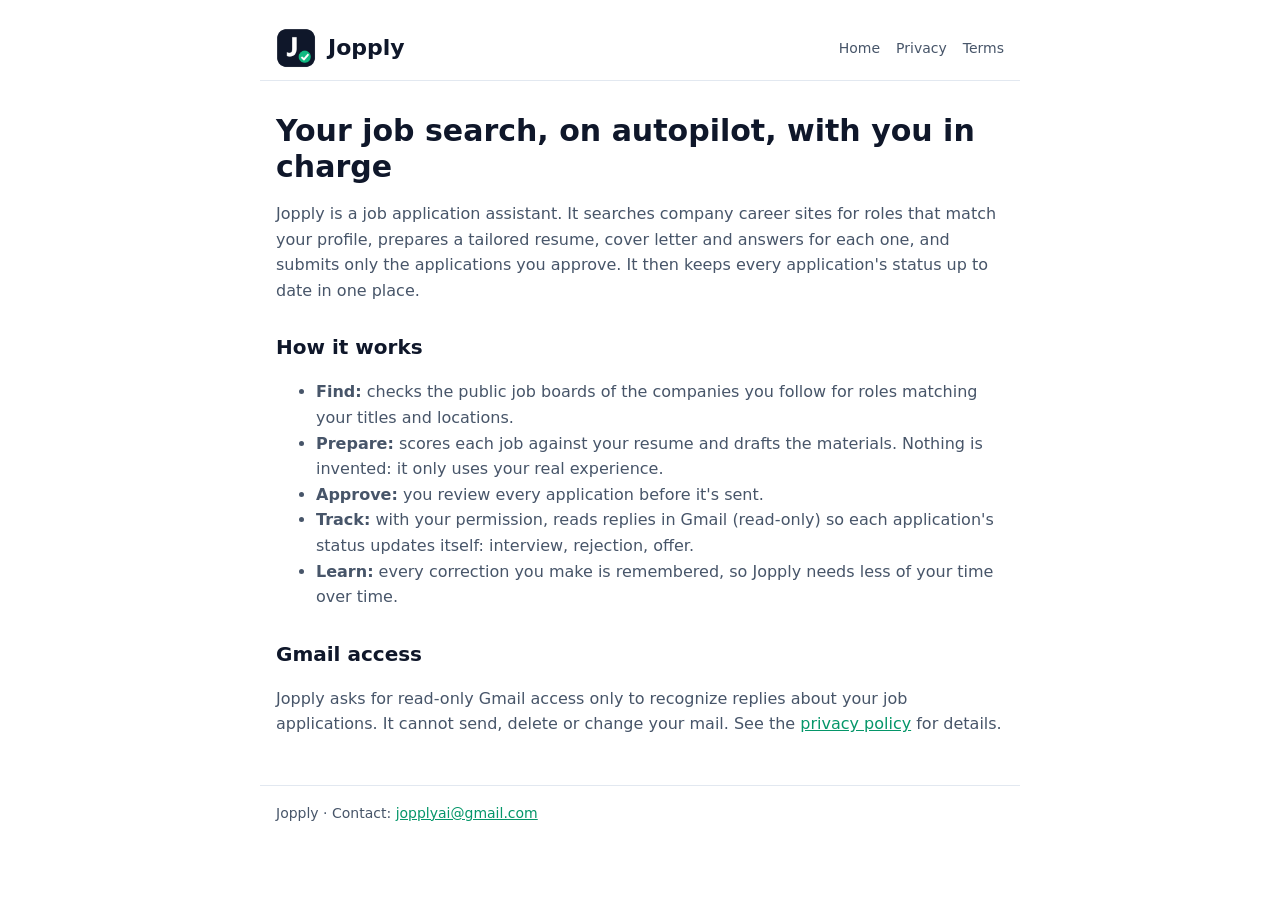
<file: index.html>
<!doctype html><html lang="en"><head><meta charset="utf-8"><meta name="viewport" content="width=device-width, initial-scale=1"><link rel="icon" href="favicon.ico"><link rel="stylesheet" href="style.css"><title>Jopply</title><meta name="description" content="Jopply finds jobs that fit your profile, prepares tailored applications for your approval, and tracks replies."></head><body>
<header><img src="logo.png" alt=""><a href="./">Jopply</a><nav><a href="./">Home</a><a href="privacy.html">Privacy</a><a href="terms.html">Terms</a></nav></header><main>
<h1>Your job search, on autopilot, with you in charge</h1>
<p>Jopply is a job application assistant. It searches company career sites for roles that match your profile, prepares a tailored resume, cover letter and answers for each one, and submits only the applications you approve. It then keeps every application's status up to date in one place.</p>
<h2>How it works</h2>
<ul>
<li><b>Find:</b> checks the public job boards of the companies you follow for roles matching your titles and locations.</li>
<li><b>Prepare:</b> scores each job against your resume and drafts the materials. Nothing is invented: it only uses your real experience.</li>
<li><b>Approve:</b> you review every application before it's sent.</li>
<li><b>Track:</b> with your permission, reads replies in Gmail (read-only) so each application's status updates itself: interview, rejection, offer.</li>
<li><b>Learn:</b> every correction you make is remembered, so Jopply needs less of your time over time.</li>
</ul>
<h2>Gmail access</h2>
<p>Jopply asks for read-only Gmail access only to recognize replies about your job applications. It cannot send, delete or change your mail. See the <a href="privacy.html">privacy policy</a> for details.</p>
</main>
<footer>Jopply · Contact: <a href="mailto:jopplyai@gmail.com">jopplyai@gmail.com</a></footer></body></html>
</file>
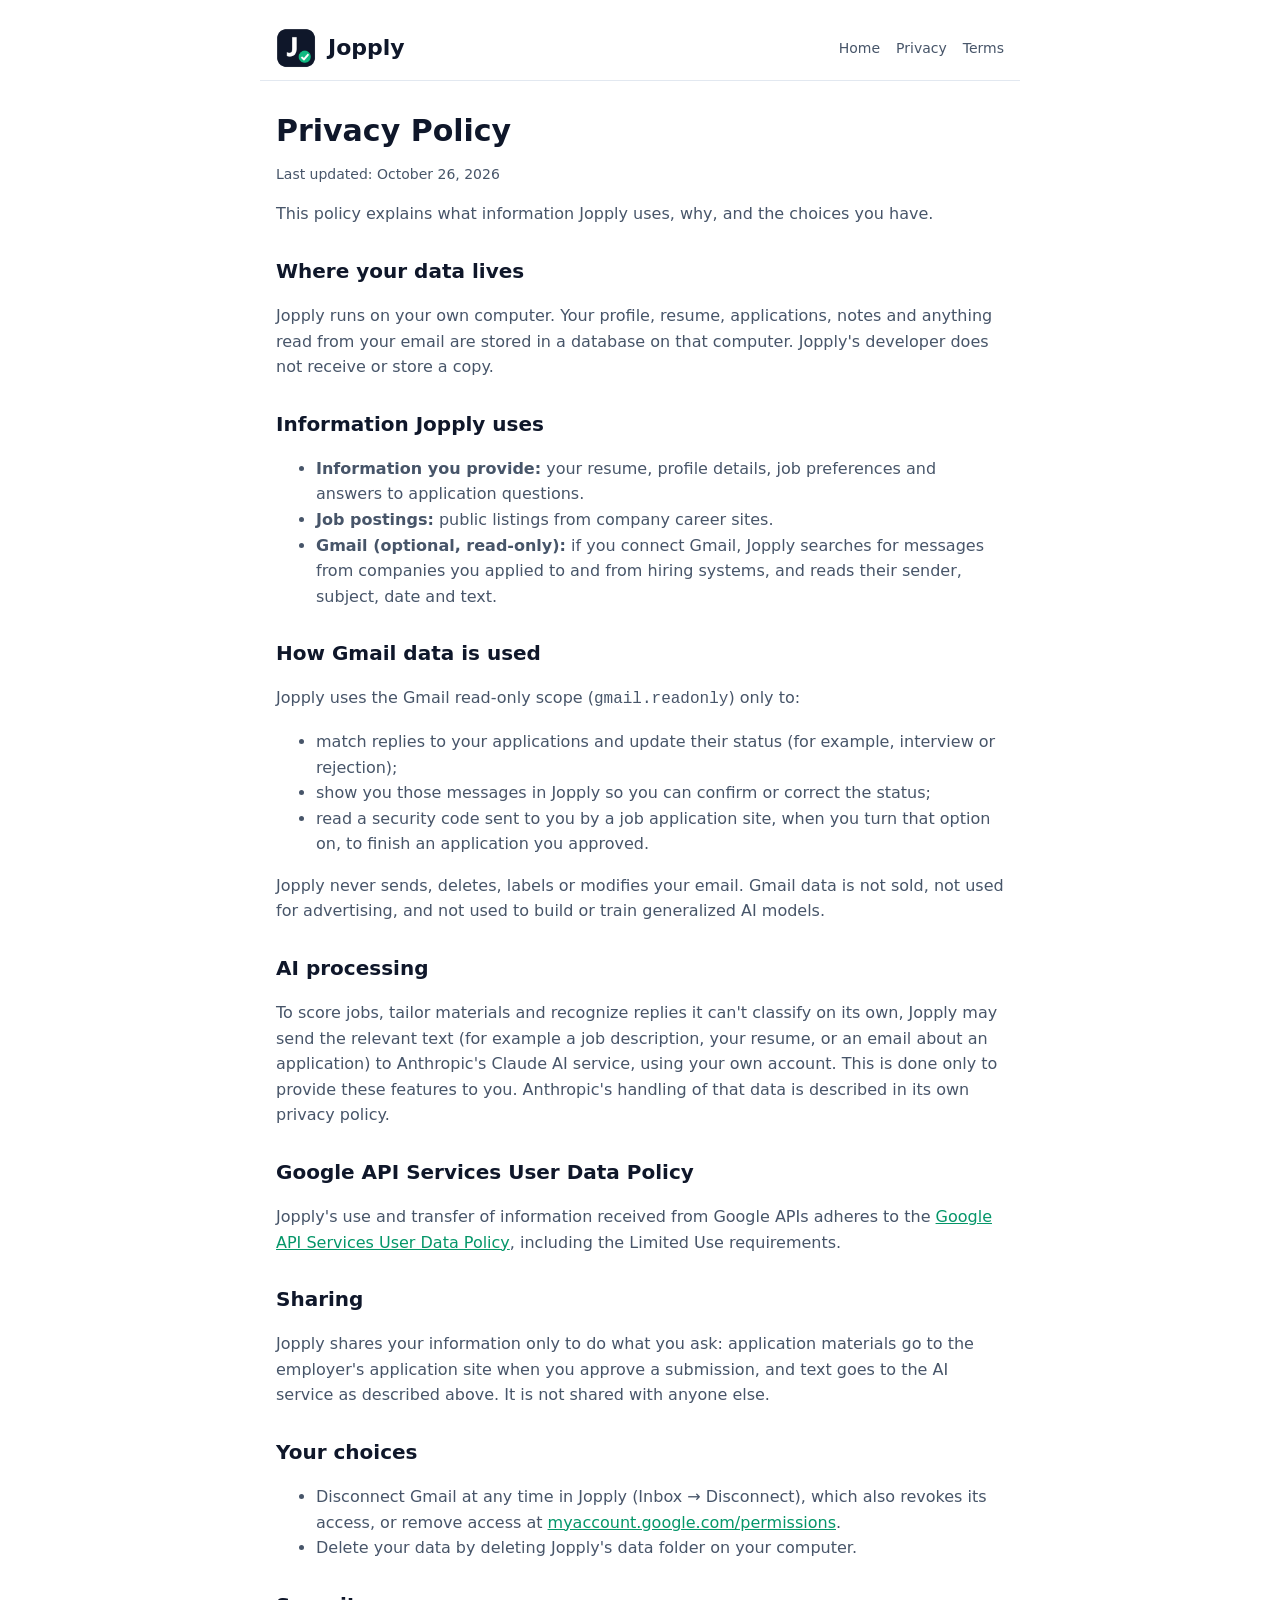
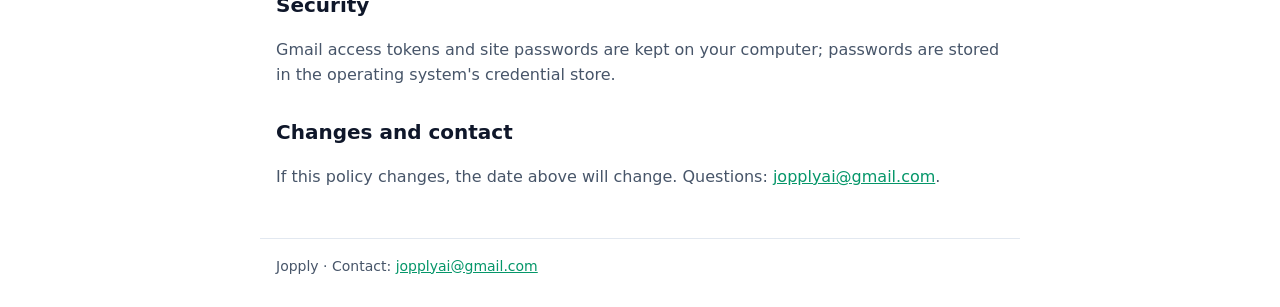
<file: privacy.html>
<!doctype html><html lang="en"><head><meta charset="utf-8"><meta name="viewport" content="width=device-width, initial-scale=1"><link rel="icon" href="favicon.ico"><link rel="stylesheet" href="style.css"><title>Privacy Policy · Jopply</title></head><body>
<header><img src="logo.png" alt=""><a href="./">Jopply</a><nav><a href="./">Home</a><a href="privacy.html">Privacy</a><a href="terms.html">Terms</a></nav></header><main>
<h1>Privacy Policy</h1>
<p class="updated">Last updated: October 26, 2026</p>
<p>This policy explains what information Jopply uses, why, and the choices you have.</p>
<h2>Where your data lives</h2>
<p>Jopply runs on your own computer. Your profile, resume, applications, notes and anything read from your email are stored in a database on that computer. Jopply's developer does not receive or store a copy.</p>
<h2>Information Jopply uses</h2>
<ul>
<li><b>Information you provide:</b> your resume, profile details, job preferences and answers to application questions.</li>
<li><b>Job postings:</b> public listings from company career sites.</li>
<li><b>Gmail (optional, read-only):</b> if you connect Gmail, Jopply searches for messages from companies you applied to and from hiring systems, and reads their sender, subject, date and text.</li>
</ul>
<h2>How Gmail data is used</h2>
<p>Jopply uses the Gmail read-only scope (<code>gmail.readonly</code>) only to:</p>
<ul>
<li>match replies to your applications and update their status (for example, interview or rejection);</li>
<li>show you those messages in Jopply so you can confirm or correct the status;</li>
<li>read a security code sent to you by a job application site, when you turn that option on, to finish an application you approved.</li>
</ul>
<p>Jopply never sends, deletes, labels or modifies your email. Gmail data is not sold, not used for advertising, and not used to build or train generalized AI models.</p>
<h2>AI processing</h2>
<p>To score jobs, tailor materials and recognize replies it can't classify on its own, Jopply may send the relevant text (for example a job description, your resume, or an email about an application) to Anthropic's Claude AI service, using your own account. This is done only to provide these features to you. Anthropic's handling of that data is described in its own privacy policy.</p>
<h2>Google API Services User Data Policy</h2>
<p>Jopply's use and transfer of information received from Google APIs adheres to the <a href="https://developers.google.com/terms/api-services-user-data-policy">Google API Services User Data Policy</a>, including the Limited Use requirements.</p>
<h2>Sharing</h2>
<p>Jopply shares your information only to do what you ask: application materials go to the employer's application site when you approve a submission, and text goes to the AI service as described above. It is not shared with anyone else.</p>
<h2>Your choices</h2>
<ul>
<li>Disconnect Gmail at any time in Jopply (Inbox → Disconnect), which also revokes its access, or remove access at <a href="https://myaccount.google.com/permissions">myaccount.google.com/permissions</a>.</li>
<li>Delete your data by deleting Jopply's data folder on your computer.</li>
</ul>
<h2>Security</h2>
<p>Gmail access tokens and site passwords are kept on your computer; passwords are stored in the operating system's credential store.</p>
<h2>Changes and contact</h2>
<p>If this policy changes, the date above will change. Questions: <a href="mailto:jopplyai@gmail.com">jopplyai@gmail.com</a>.</p>
</main>
<footer>Jopply · Contact: <a href="mailto:jopplyai@gmail.com">jopplyai@gmail.com</a></footer></body></html>
</file>
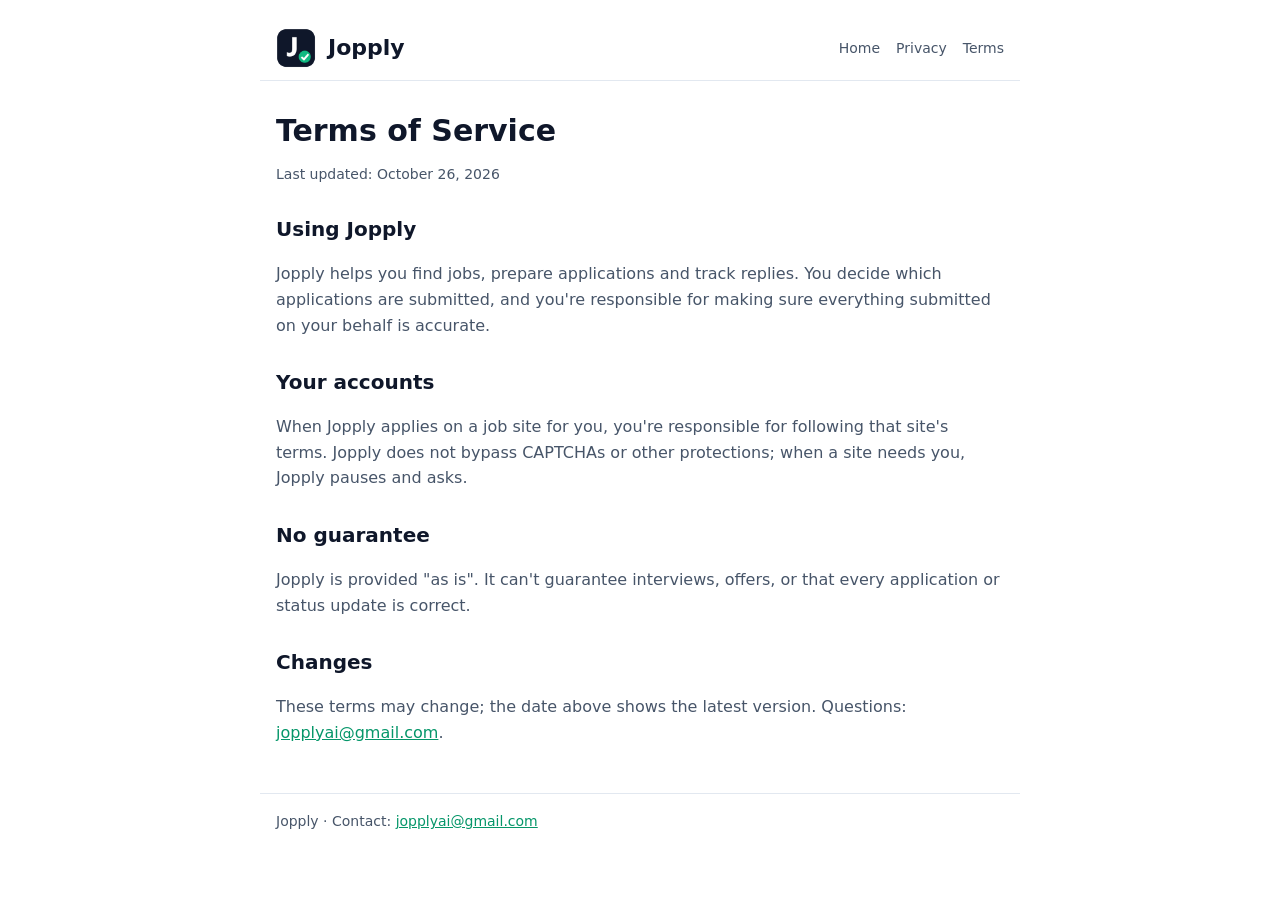
<file: terms.html>
<!doctype html><html lang="en"><head><meta charset="utf-8"><meta name="viewport" content="width=device-width, initial-scale=1"><link rel="icon" href="favicon.ico"><link rel="stylesheet" href="style.css"><title>Terms of Service · Jopply</title></head><body>
<header><img src="logo.png" alt=""><a href="./">Jopply</a><nav><a href="./">Home</a><a href="privacy.html">Privacy</a><a href="terms.html">Terms</a></nav></header><main>
<h1>Terms of Service</h1>
<p class="updated">Last updated: October 26, 2026</p>
<h2>Using Jopply</h2>
<p>Jopply helps you find jobs, prepare applications and track replies. You decide which applications are submitted, and you're responsible for making sure everything submitted on your behalf is accurate.</p>
<h2>Your accounts</h2>
<p>When Jopply applies on a job site for you, you're responsible for following that site's terms. Jopply does not bypass CAPTCHAs or other protections; when a site needs you, Jopply pauses and asks.</p>
<h2>No guarantee</h2>
<p>Jopply is provided "as is". It can't guarantee interviews, offers, or that every application or status update is correct.</p>
<h2>Changes</h2>
<p>These terms may change; the date above shows the latest version. Questions: <a href="mailto:jopplyai@gmail.com">jopplyai@gmail.com</a>.</p>
</main>
<footer>Jopply · Contact: <a href="mailto:jopplyai@gmail.com">jopplyai@gmail.com</a></footer></body></html>
</file>
<file: style.css>
:root { --ink:#0f172a; --muted:#475569; --line:#e2e8f0; --bg:#ffffff; --accent:#059669; }
@media (prefers-color-scheme: dark) { :root { --ink:#e2e8f0; --muted:#94a3b8; --line:#334155; --bg:#0f172a; --accent:#34d399; } }
* { box-sizing: border-box; }
body { margin:0; background:var(--bg); color:var(--ink); font:16px/1.6 system-ui,-apple-system,"Segoe UI",sans-serif; }
main, header, footer { max-width:760px; margin:0 auto; padding:0 16px; }
header { display:flex; align-items:center; gap:12px; padding-top:28px; padding-bottom:12px; border-bottom:1px solid var(--line); }
header img { width:40px; height:40px; } header a { color:inherit; text-decoration:none; font-weight:700; font-size:22px; }
nav { margin-left:auto; display:flex; gap:16px; font-size:14px; } nav a { font-weight:500; font-size:14px; color:var(--muted); }
h1 { font-size:30px; line-height:1.2; margin:32px 0 8px; } h2 { font-size:20px; margin:28px 0 6px; }
p, li { color:var(--muted); } a { color:var(--accent); } .updated { font-size:14px; }
footer { margin-top:48px; padding-top:16px; padding-bottom:32px; border-top:1px solid var(--line); font-size:14px; color:var(--muted); }
</file>
